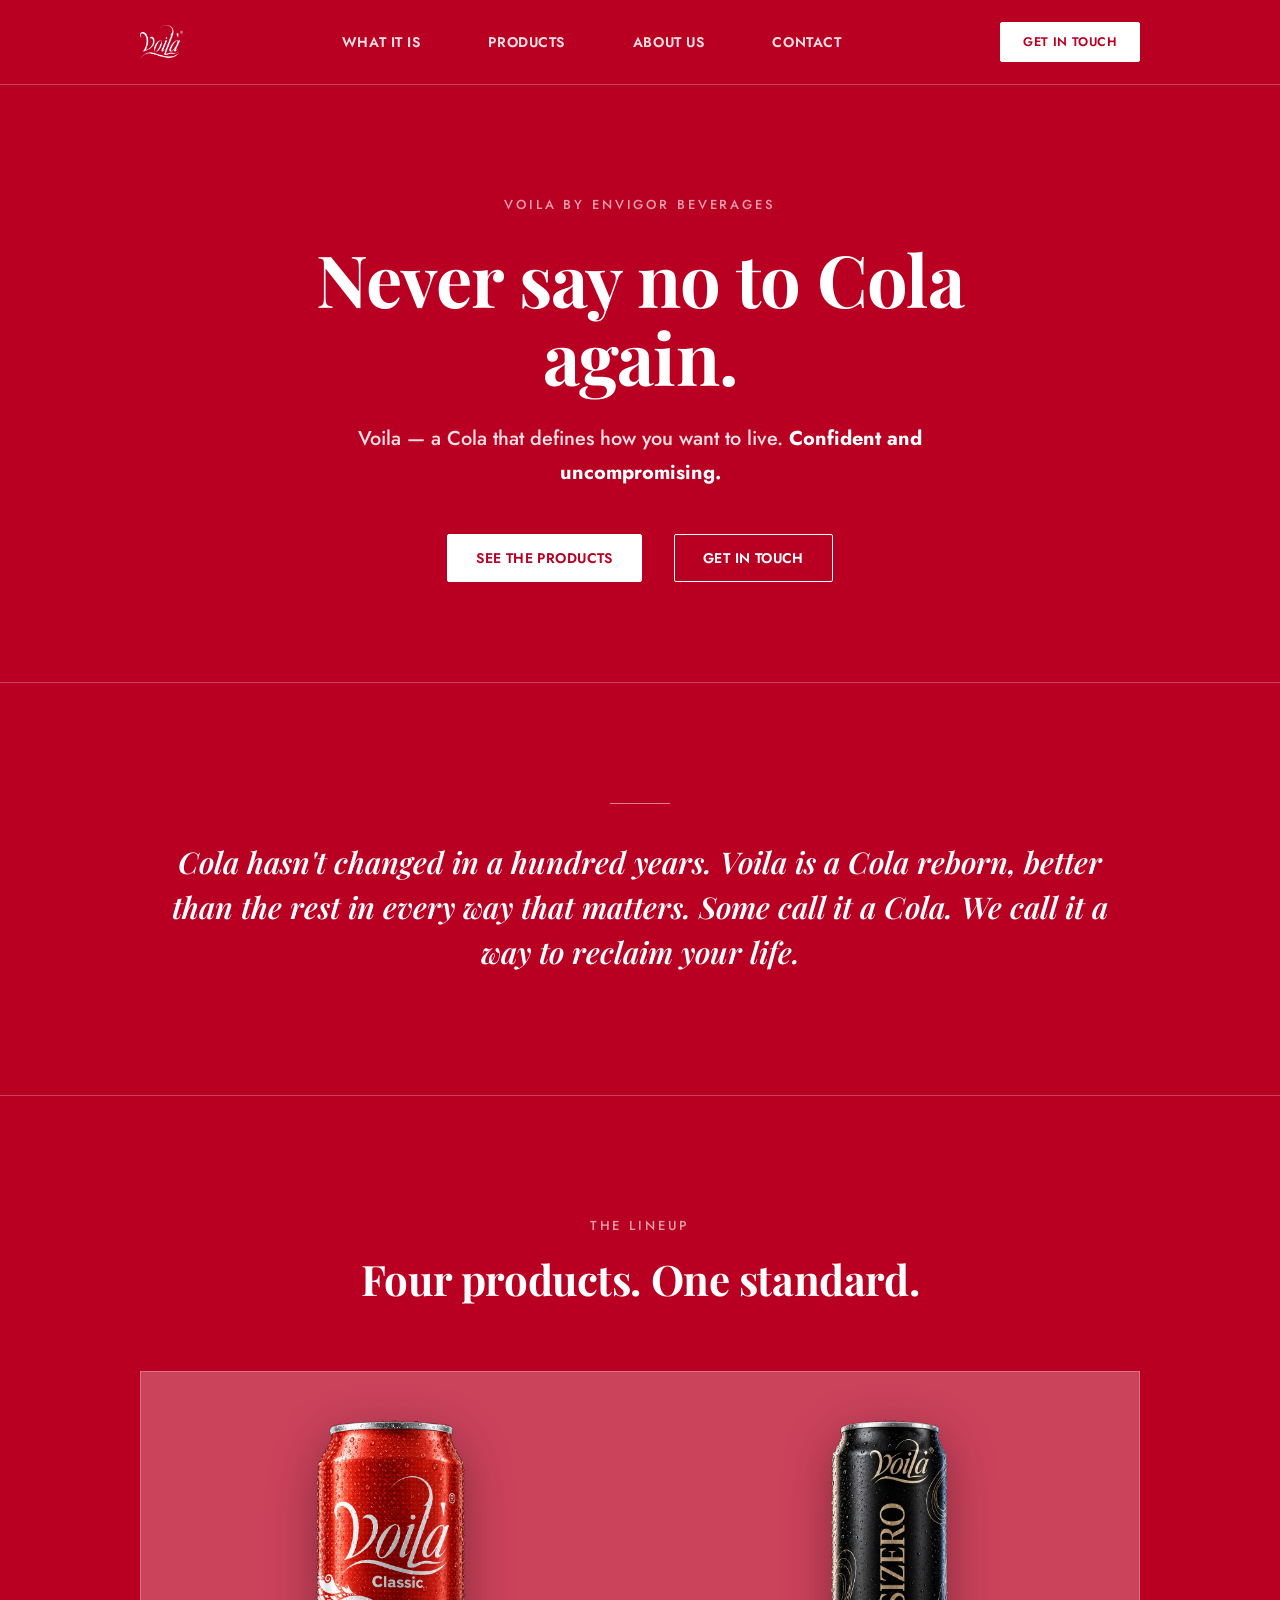
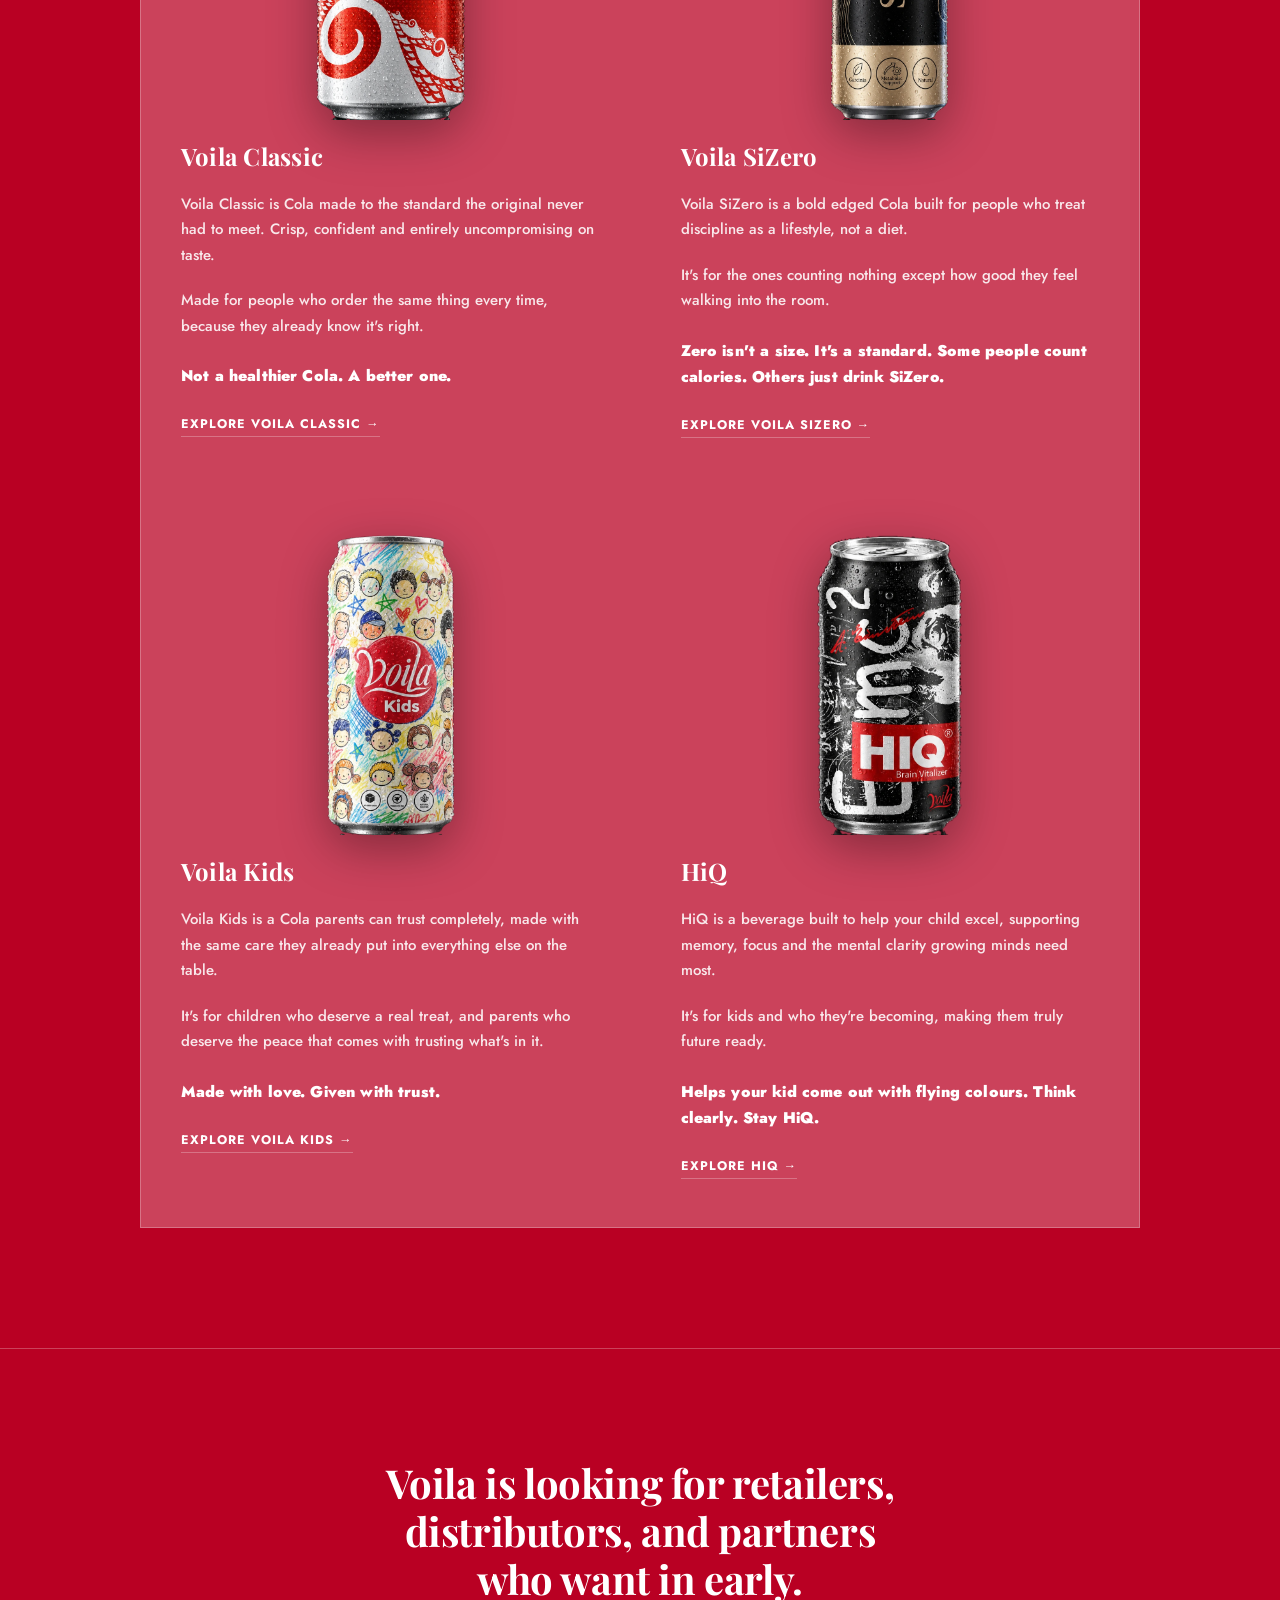
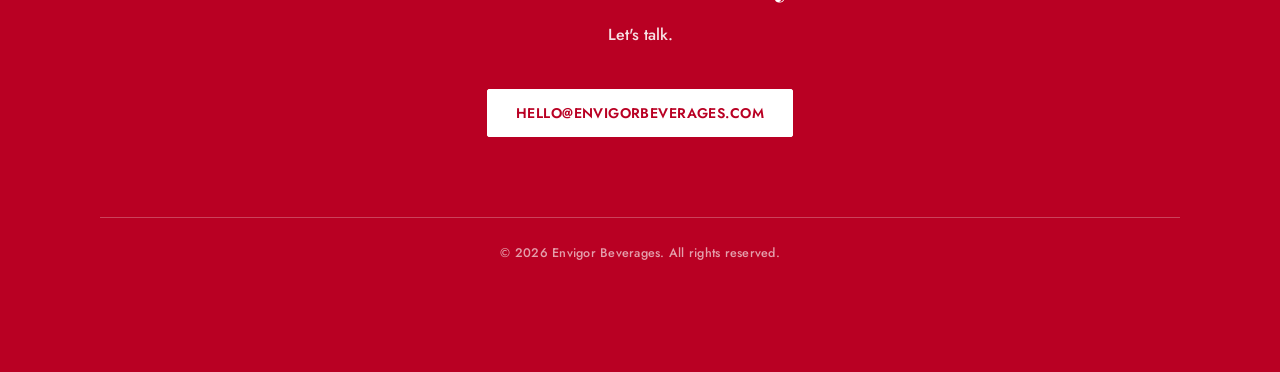
<file: index.html>
<!DOCTYPE html>
<html lang="en">
<head>
<meta charset="UTF-8">
<meta name="viewport" content="width=device-width, initial-scale=1.0">
<title>Voila — Never Say No to Cola Again</title>
<meta name="description" content="Voila by Envigor Beverages. A Cola that defines how you want to live. Confident and uncompromising.">
<link rel="icon" type="image/png" href="[data-uri]">

<meta property="og:type" content="website">
<meta property="og:url" content="https://envigorbeverages.com/">
<meta property="og:title" content="Voila — Never Say No to Cola Again">
<meta property="og:description" content="Voila by Envigor Beverages. A Cola that defines how you want to live. Confident and uncompromising.">
<meta property="og:image" content="https://envigorbeverages.com/og-image.png">
<meta property="og:image:width" content="1200">
<meta property="og:image:height" content="630">

<meta name="twitter:card" content="summary_large_image">
<meta name="twitter:title" content="Voila — Never Say No to Cola Again">
<meta name="twitter:description" content="Voila by Envigor Beverages. A Cola that defines how you want to live. Confident and uncompromising.">
<meta name="twitter:image" content="https://envigorbeverages.com/og-image.png">

<link rel="preconnect" href="https://fonts.googleapis.com">
<link href="https://fonts.googleapis.com/css2?family=Playfair+Display:ital,wght@0,600;0,700;0,800;1,600;1,700&family=Jost:wght@400;500;600;700;800;900&display=swap" rel="stylesheet">
<style>
  :root{
    --red:#B90023;
    --red-deep:#9E001E;
    --red-panel:#AD001F;
    --white:#FFFFFF;
    --muted:rgba(255,255,255,0.88);
    --faint:rgba(255,255,255,0.62);
    --hairline:rgba(255,255,255,0.26);
    color-scheme: dark;
  }
  *{box-sizing:border-box;}
  html{scroll-behavior:smooth;}
  body{
    margin:0; background:var(--red); color:var(--white);
    font-family:'Jost', -apple-system, BlinkMacSystemFont, 'Segoe UI', sans-serif;
    font-weight:500;
    -webkit-font-smoothing:antialiased;
  }
  h1,h2,h3,.display{
    font-family:'Playfair Display', Georgia, 'Times New Roman', serif;
    font-weight:700; margin:0; letter-spacing:-0.01em; color:var(--white);
  }
  p{ line-height:1.7; color:var(--muted); margin:0; font-weight:500; }
  a{ color:inherit; }
  img{ max-width:100%; display:block; }
  .wrap{ max-width:1080px; margin:0 auto; padding:0 40px; }
  @media (max-width:640px){ .wrap{ padding:0 22px; } }

  /* ---------- NAV ---------- */
  header.nav{ position:sticky; top:0; z-index:50; border-bottom:1px solid var(--hairline); background:var(--red); }
  .nav-inner{ display:flex; align-items:center; justify-content:space-between; padding:22px 40px; max-width:1080px; margin:0 auto; }
  @media (max-width:640px){ .nav-inner{ padding:18px 22px; } }
  .logo{ font-family:'Playfair Display', serif; font-weight:700; font-size:24px; letter-spacing:0.02em; }
  .logo-img{ height:34px; width:auto; display:block; }
  @media (max-width:640px){ .logo-img{ height:28px; } }
  nav.links{ display:flex; gap:34px; font-size:14px; letter-spacing:0.04em; text-transform:uppercase; font-weight:600; }
  nav.links a{ text-decoration:none; color:var(--muted); margin-left:34px; }
  nav.links a:first-child{ margin-left:0; }
  nav.links a:hover{ color:var(--white); }
  @media (max-width:720px){
    .nav-inner{ flex-wrap:wrap; row-gap:14px; }
    nav.links{ display:flex; gap:22px; font-size:12px; order:3; width:100%; justify-content:center; }
  }
  .btn{
    display:inline-flex; align-items:center; justify-content:center;
    font-weight:600; font-size:14px; letter-spacing:0.03em; text-transform:uppercase;
    padding:13px 28px; border-radius:2px; text-decoration:none;
    border:1px solid var(--white);
  }
  .btn.solid{ background:var(--white); color:var(--red); }
  .btn.outline{ background:transparent; color:var(--white); }

  section{ padding:120px 0; }
  @media (max-width:640px){ section{ padding:72px 0; } }
  .divider{ border:none; border-top:1px solid var(--hairline); margin:0; }

  /* ---------- HERO ---------- */
  .hero{ padding-top:110px; padding-bottom:100px; text-align:center; }
  @media (max-width:640px){ .hero{ padding-top:64px; padding-bottom:60px; } }
  .hero .kicker{ font-size:13px; letter-spacing:0.22em; text-transform:uppercase; color:var(--faint); margin-bottom:26px; display:block; }
  .hero h1{ font-size:clamp(38px,6vw,72px); line-height:1.08; max-width:16ch; margin:0 auto; }
  .hero .sub{ margin-top:26px; font-size:clamp(17px,2vw,20px); color:var(--muted); max-width:46ch; margin-left:auto; margin-right:auto; font-family:'Jost',sans-serif; }
  .hero .sub b{ color:var(--white); font-weight:700; }
  .cta-row{ display:flex; gap:16px; justify-content:center; margin-top:44px; flex-wrap:wrap; }
  .cta-row a{ margin-left:8px; margin-right:8px; }

  /* ---------- WHY ---------- */
  .why{ text-align:center; }
  .why blockquote{
    margin:0 auto; max-width:52ch;
    font-family:'Playfair Display', serif; font-style:italic; font-weight:600;
    font-size:clamp(22px,3vw,30px); line-height:1.5; color:var(--white);
  }
  .why .rule{ width:60px; height:1px; background:var(--white); opacity:0.5; margin:0 auto 36px; }

  /* ---------- PRODUCTS ---------- */
  .section-head{ text-align:center; max-width:56ch; margin:0 auto 64px; }
  .section-head .kicker{ font-size:13px; letter-spacing:0.22em; text-transform:uppercase; color:var(--faint); display:block; margin-bottom:16px; }
  .section-head h2{ font-size:clamp(30px,4vw,42px); }
  .prod-grid{ display:grid; grid-template-columns:repeat(2,1fr); gap:1px; background:var(--hairline); border:1px solid var(--hairline); }
  @media (max-width:760px){ .prod-grid{ grid-template-columns:1fr; } }
  .prod-card{ background:transparent; padding:48px 40px; display:flex; flex-direction:column; align-items:flex-start; gap:20px; }
  @media (max-width:640px){ .prod-card{ padding:36px 26px; } }
  .prod-icon{ width:46px; height:46px; opacity:0.9; }
  .prod-card h3{ font-size:24px; letter-spacing:0.01em; }
  .prod-card p{ font-size:15px; }
  .prod-card p.tag{ color:var(--white); font-style:normal; font-family:'Jost',sans-serif; font-weight:900; font-size:15.5px; letter-spacing:0.01em; margin-top:4px; }
  .placeholder-note{ font-size:11.5px; letter-spacing:0.05em; text-transform:uppercase; color:var(--faint); margin-top:6px; }

  
  /* ---------- PRODUCT LINKS ---------- */
  .can-link{ display:block; align-self:center; }
  .prod-can{ height:300px; width:auto; filter:drop-shadow(0 14px 24px rgba(0,0,0,.35)); transition:transform .35s ease; }
  .can-link:hover .prod-can{ transform:translateY(-6px) scale(1.03); }
  .prod-card h3 a{ text-decoration:none; color:inherit; }
  .more{ font-size:12.5px; font-weight:700; letter-spacing:.08em; text-transform:uppercase; text-decoration:none; color:var(--white); border-bottom:1px solid var(--hairline); padding-bottom:3px; margin-top:6px; }
  .more:hover{ border-bottom-color:var(--white); }

  /* ---------- FOOTER ---------- */
  footer{ text-align:center; border-top:1px solid var(--hairline); }
  footer h2{ font-size:clamp(28px,4vw,40px); max-width:20ch; margin:0 auto; line-height:1.2; }
  footer p{ margin-top:18px; font-size:16px; }
  footer .cta-row{ margin-top:40px; }
  .foot-bottom{ margin-top:80px; padding-top:26px; border-top:1px solid var(--hairline); font-size:12.5px; color:var(--faint); letter-spacing:0.02em; }

  /* ---------- CARBONATION ---------- */
  .carbonation{ position:fixed; inset:0; overflow:hidden; pointer-events:none; z-index:1; will-change:transform; }
  .bubble{
    position:absolute; bottom:-40px; border-radius:50%;
    background:radial-gradient(circle at 30% 25%, rgba(255,255,255,0.95) 0%, rgba(255,255,255,0.25) 30%, rgba(255,255,255,0.04) 55%, rgba(255,255,255,0) 72%);
    border:1px solid rgba(255,255,255,0.55);
    animation-name:rise; animation-timing-function:linear; animation-iteration-count:infinite;
  }
  @keyframes rise{
    0%{ transform:translateY(0) translateX(0) scale(0.85); opacity:0; }
    10%{ opacity:0.9; }
    50%{ transform:translateY(-55vh) translateX(2px) scale(1); opacity:0.75; }
    90%{ opacity:0.55; }
    100%{ transform:translateY(-115vh) translateX(-1px) scale(1.05); opacity:0; }
  }
  header.nav, section, footer{ position:relative; z-index:2; }
  @media (prefers-reduced-motion: reduce){
    .bubble{ animation:none; display:none; }
  }
</style>
<link rel="canonical" href="https://envigorbeverages.com/">
<script type="application/ld+json">{"@context":"https://schema.org","@type":"Organization","name":"Envigor Beverages","url":"https://envigorbeverages.com/","logo":"https://envigorbeverages.com/og-image.png","email":"hello@envigorbeverages.com","brand":{"@type":"Brand","name":"Voila"}}</script>
</head>
<body>

<div class="carbonation" id="carbonation" aria-hidden="true"></div>

<header class="nav">
  <div class="nav-inner">
    <div class="logo"><img src="[data-uri]" alt="Voila" class="logo-img"></div>
    <nav class="links">
      <a href="#why">What it is</a>
      <a href="#products">Products</a>
      <a href="about.html">About Us</a>
      <a href="#contact">Contact</a>
    </nav>
    <a class="btn solid" href="#contact" style="padding:10px 22px; font-size:12.5px;">Get in touch</a>
  </div>
</header>

<section class="hero">
  <div class="wrap">
    <span class="kicker">Voila by Envigor Beverages</span>
    <h1>Never say no to Cola again.</h1>
    <p class="sub">Voila &mdash; a Cola that defines how you want to live. <b>Confident and uncompromising.</b></p>
    <div class="cta-row">
      <a class="btn solid" href="#products">See the products</a>
      <a class="btn outline" href="#contact">Get in touch</a>
    </div>
  </div>
</section>

<hr class="divider">

<section class="why" id="why">
  <div class="wrap">
    <div class="rule"></div>
    <blockquote>Cola hasn't changed in a hundred years. Voila is a Cola reborn, better than the rest in every way that matters. Some call it a Cola. We call it a way to reclaim your life.</blockquote>
  </div>
</section>

<hr class="divider">

<section id="products">
  <div class="wrap">
    <div class="section-head">
      <span class="kicker">The lineup</span>
      <h2>Four products. One standard.</h2>
    </div>
    <div class="prod-grid">

      <div class="prod-card">
        <a class="can-link" href="classic.html"><img class="prod-can" src="images/can-classic.webp" alt="Voila Classic can"></a>
        <h3><a href="classic.html">Voila Classic</a></h3>
        <p>Voila Classic is Cola made to the standard the original never had to meet. Crisp, confident and entirely uncompromising on taste.</p>
        <p>Made for people who order the same thing every time, because they already know it's right.</p>
        <p class="tag">Not a healthier Cola. A better one.</p>
        <a class="more" href="classic.html">Explore Voila Classic &rarr;</a>
      </div>

      <div class="prod-card">
        <a class="can-link" href="sizero.html"><img class="prod-can" src="images/can-sizero.webp" alt="Voila SiZero can"></a>
        <h3><a href="sizero.html">Voila SiZero</a></h3>
        <p>Voila SiZero is a bold edged Cola built for people who treat discipline as a lifestyle, not a diet.</p>
        <p>It's for the ones counting nothing except how good they feel walking into the room.</p>
        <p class="tag">Zero isn't a size. It's a standard. Some people count calories. Others just drink SiZero.</p>
        <a class="more" href="sizero.html">Explore Voila SiZero &rarr;</a>
      </div>

      <div class="prod-card">
        <a class="can-link" href="kids.html"><img class="prod-can" src="images/can-kids.webp" alt="Voila Kids can"></a>
        <h3><a href="kids.html">Voila Kids</a></h3>
        <p>Voila Kids is a Cola parents can trust completely, made with the same care they already put into everything else on the table.</p>
        <p>It's for children who deserve a real treat, and parents who deserve the peace that comes with trusting what's in it.</p>
        <p class="tag">Made with love. Given with trust.</p>
        <a class="more" href="kids.html">Explore Voila Kids &rarr;</a>
      </div>

      <div class="prod-card">
        <a class="can-link" href="hiq.html"><img class="prod-can" src="images/can-hiq.webp" alt="HiQ can"></a>
        <h3><a href="hiq.html">HiQ</a></h3>
        <p>HiQ is a beverage built to help your child excel, supporting memory, focus and the mental clarity growing minds need most.</p>
        <p>It's for kids and who they're becoming, making them truly future ready.</p>
        <p class="tag">Helps your kid come out with flying colours. Think clearly. Stay HiQ.</p>
        <a class="more" href="hiq.html">Explore HiQ &rarr;</a>
      </div>

    </div>
  </div>
</section>

<footer id="contact">
  <div class="wrap" style="padding:110px 0;">
    <h2>Voila is looking for retailers, distributors, and partners who want in early.</h2>
    <p>Let's talk.</p>
    <div class="cta-row">
      <a class="btn solid" href="mailto:hello@envigorbeverages.com">hello@envigorbeverages.com</a>
    </div>
    <div class="foot-bottom">&copy; 2026 Envigor Beverages. All rights reserved.</div>
  </div>
</footer>

<script>
  (function(){
    var layer = document.getElementById('carbonation');
    if(!layer) return;
    var isMobile = window.innerWidth < 640;
    var streamCount = isMobile ? 14 : 26;
    var bubblesPerStream = isMobile ? 12 : 16;
    for(var s=0; s<streamCount; s++){
      var streamLeft = (Math.random()*100);
      var streamStagger = Math.random()*2;
      for(var i=0;i<bubblesPerStream;i++){
        var b = document.createElement('div');
        b.className = 'bubble';
        var size = (Math.random()*5 + 2.5).toFixed(1);
        var jitter = (Math.random()*3 - 1.5).toFixed(1);
        var duration = (Math.random()*3 + 5).toFixed(1);
        var delay = (-(i*streamStagger) - Math.random()*2).toFixed(1);
        b.style.width = size + 'px';
        b.style.height = size + 'px';
        b.style.left = 'calc(' + streamLeft.toFixed(1) + '% + ' + jitter + 'px)';
        b.style.animationDuration = duration + 's';
        b.style.animationDelay = delay + 's';
        layer.appendChild(b);
      }
    }
    // a few larger bubbles scattered in for variety, matching the reference photo
    var bigCount = isMobile ? 8 : 16;
    for(var j=0;j<bigCount;j++){
      var bb = document.createElement('div');
      bb.className = 'bubble';
      var bsize = (Math.random()*10 + 9).toFixed(1);
      bb.style.width = bsize + 'px';
      bb.style.height = bsize + 'px';
      bb.style.left = (Math.random()*100).toFixed(1) + '%';
      bb.style.animationDuration = (Math.random()*4 + 8).toFixed(1) + 's';
      bb.style.animationDelay = (Math.random()*-10).toFixed(1) + 's';
      layer.appendChild(bb);
    }
    var ticking = false;
    window.addEventListener('scroll', function(){
      if(!ticking){
        window.requestAnimationFrame(function(){
          var shift = window.scrollY * 0.06;
          layer.style.transform = 'translateY(' + (-shift) + 'px)';
          ticking = false;
        });
        ticking = true;
      }
    }, { passive:true });
  })();
</script>

</body>
</html>
</file>
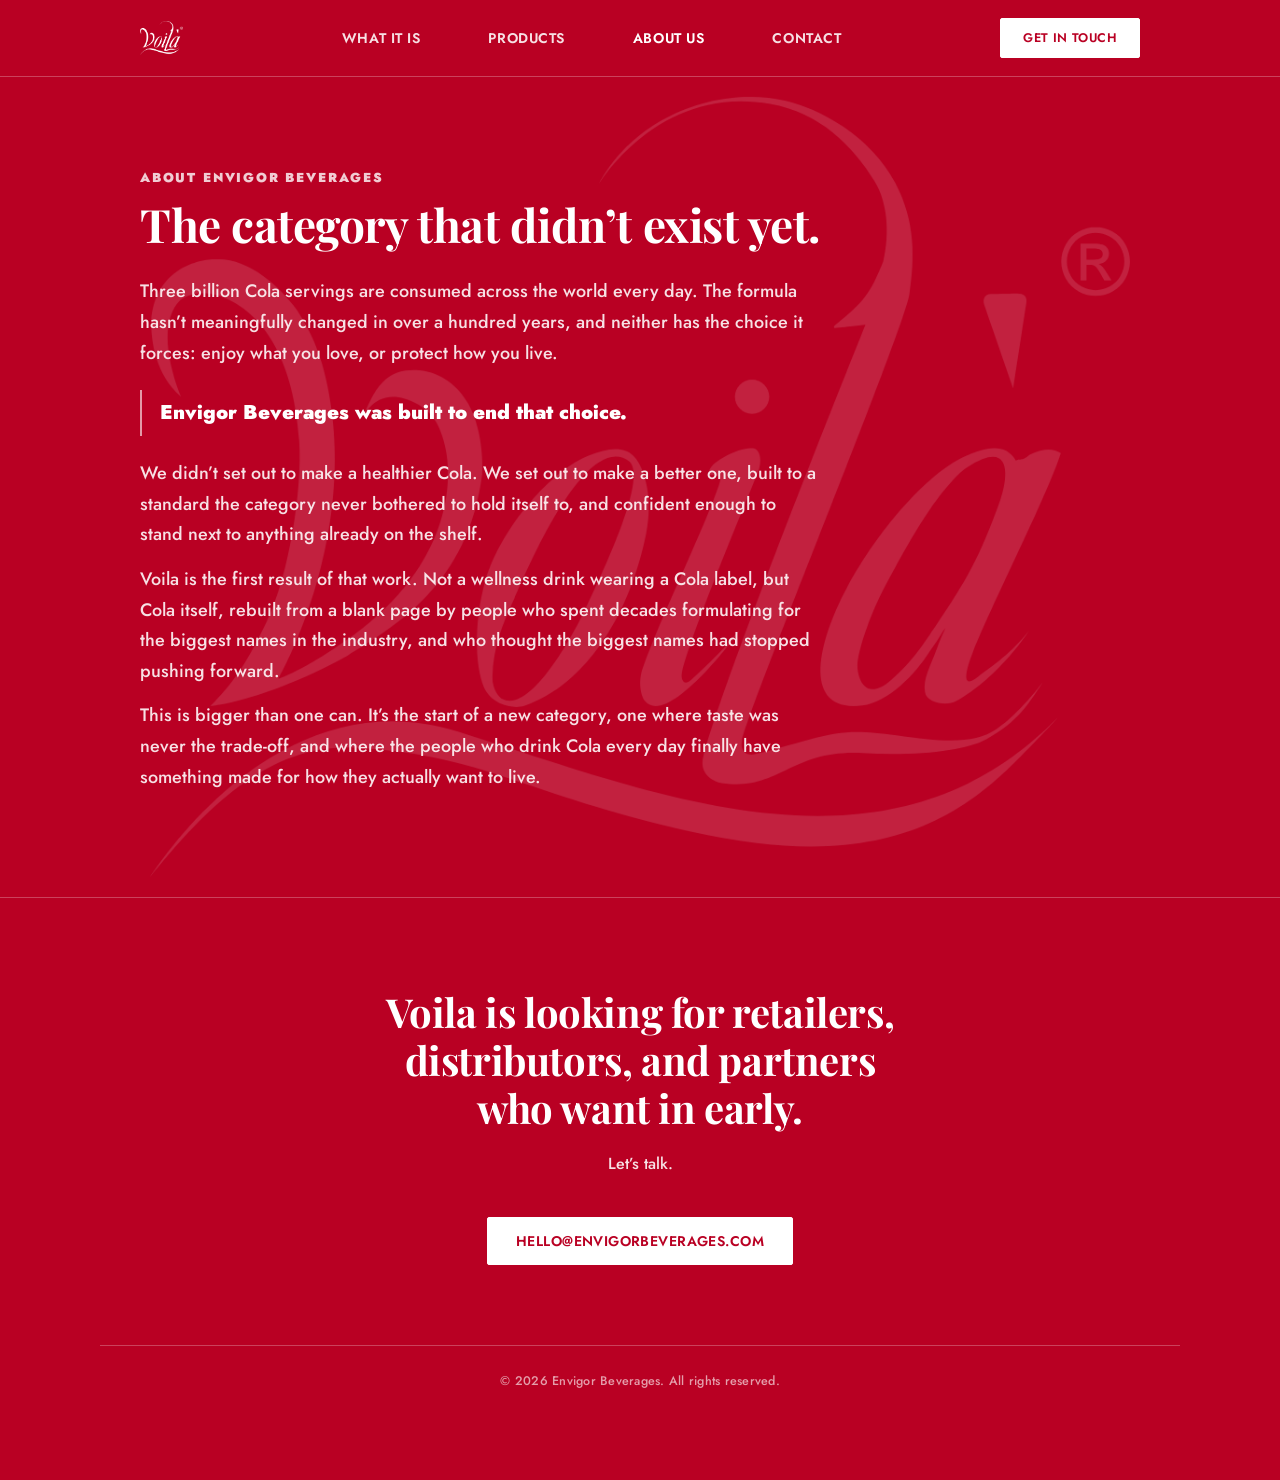
<file: about.html>
<!DOCTYPE html>
<html lang="en"><head><meta charset="UTF-8"><meta name="viewport" content="width=device-width,initial-scale=1.0">
<title>About Us | Voila</title>
<meta name="description" content="The category that didn't exist yet. Envigor Beverages was built to end the choice between enjoying what you love and protecting how you live.">
<link rel="icon" type="image/png" href="favicon.png">
<meta property="og:type" content="website"><meta property="og:title" content="About Us | Voila"><meta property="og:description" content="The category that didn't exist yet. Envigor Beverages was built to end the choice between enjoying what you love and protecting how you live.">
<meta property="og:image" content="https://envigorbeverages.com/og-image.png"><meta name="twitter:card" content="summary_large_image">
<link rel="preconnect" href="https://fonts.googleapis.com">
<link href="https://fonts.googleapis.com/css2?family=Playfair+Display:ital,wght@0,600;0,700;0,800;1,600;1,700&family=Jost:wght@400;500;600;700;800;900&display=swap" rel="stylesheet">
<link rel="canonical" href="https://envigorbeverages.com/about.html">
<link rel="stylesheet" href="site.css"></head><body>
<header class="nav"><div class="nav-inner">
<a href="index.html" class="logo"><img src="images/logo-white.png" alt="Voila" class="logo-img"></a>
<nav class="links"><a href="index.html#why">What it is</a><a href="index.html#products">Products</a><a href="about.html" class="on">About Us</a><a href="index.html#contact">Contact</a></nav>
<a class="btn solid" href="index.html#contact" style="padding:10px 22px;font-size:12.5px">Get in touch</a>
</div></header>
<section class="about"><img class="wm" src="images/logo-white.png" alt=""><div class="wrap"><div class="plain">
<div class="kicker">About Envigor Beverages</div><h1>The category that didn&rsquo;t exist yet.</h1>
<p>Three billion Cola servings are consumed across the world every day. The formula hasn&rsquo;t meaningfully changed in over a hundred years, and neither has the choice it forces: enjoy what you love, or protect how you live.</p>
<p class="tag">Envigor Beverages was built to end that choice.</p>
<p>We didn&rsquo;t set out to make a healthier Cola. We set out to make a better one, built to a standard the category never bothered to hold itself to, and confident enough to stand next to anything already on the shelf.</p>
<p>Voila is the first result of that work. Not a wellness drink wearing a Cola label, but Cola itself, rebuilt from a blank page by people who spent decades formulating for the biggest names in the industry, and who thought the biggest names had stopped pushing forward.</p>
<p>This is bigger than one can. It&rsquo;s the start of a new category, one where taste was never the trade-off, and where the people who drink Cola every day finally have something made for how they actually want to live.</p>
</div></div></section>
<footer id="contact"><div class="wrap" style="padding:90px 0">
<h2>Voila is looking for retailers, distributors, and partners who want in early.</h2>
<p>Let&rsquo;s talk.</p>
<div class="cta-row"><a class="btn solid" href="mailto:hello@envigorbeverages.com">hello@envigorbeverages.com</a></div>
<div class="foot-bottom">&copy; 2026 Envigor Beverages. All rights reserved.</div>
</div></footer>
</body></html>
</file>
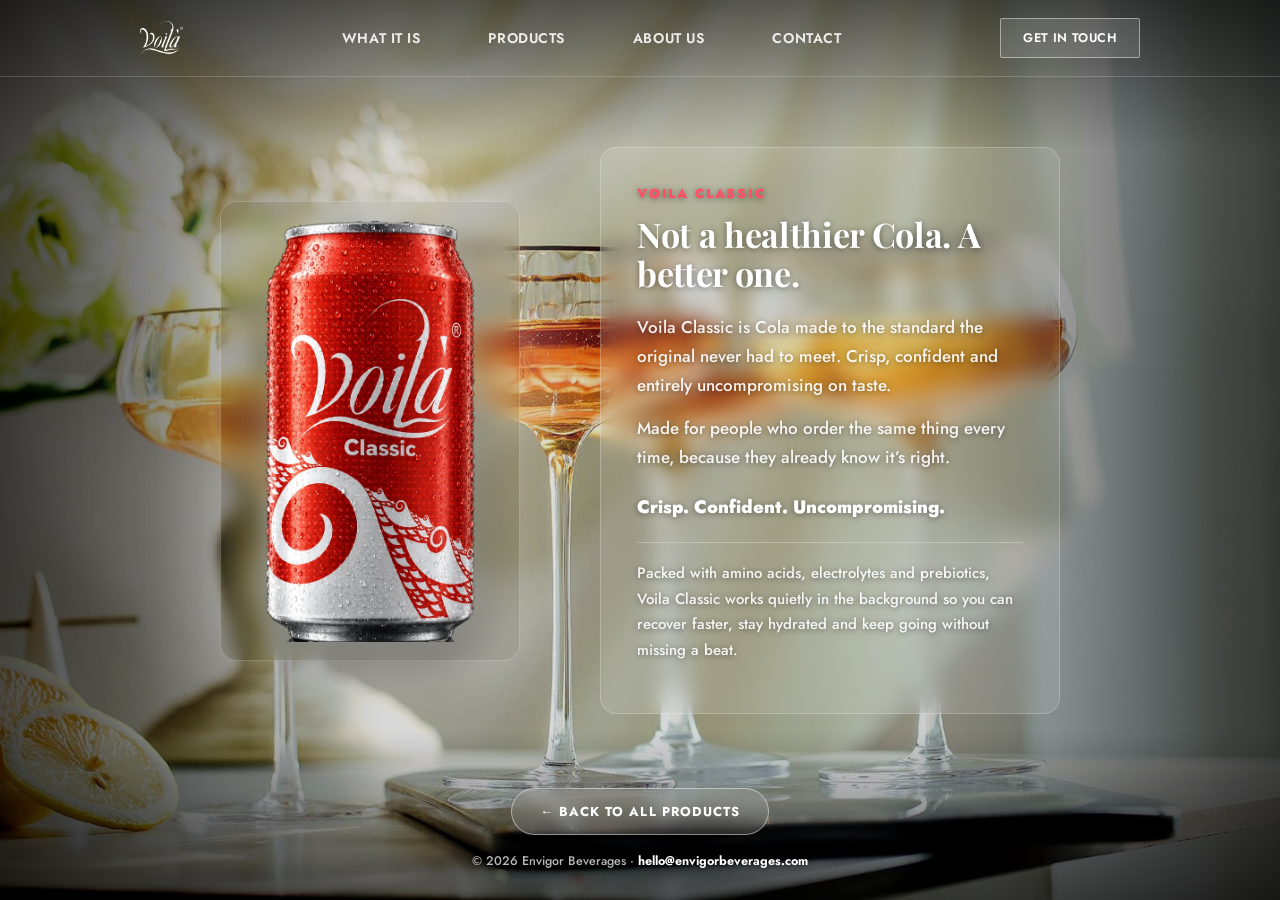
<file: classic.html>
<!DOCTYPE html>
<html lang="en"><head><meta charset="UTF-8"><meta name="viewport" content="width=device-width,initial-scale=1.0">
<title>Voila Classic | Voila</title>
<meta name="description" content="Voila Classic is Cola made to the standard the original never had to meet. Crisp, confident and entirely uncompromising on taste.">
<link rel="icon" type="image/png" href="favicon.png">
<meta property="og:type" content="website"><meta property="og:title" content="Voila Classic | Voila"><meta property="og:description" content="Voila Classic is Cola made to the standard the original never had to meet. Crisp, confident and entirely uncompromising on taste.">
<meta property="og:image" content="https://envigorbeverages.com/og-image.png"><meta name="twitter:card" content="summary_large_image">
<link rel="preconnect" href="https://fonts.googleapis.com">
<link href="https://fonts.googleapis.com/css2?family=Playfair+Display:ital,wght@0,600;0,700;0,800;1,600;1,700&family=Jost:wght@400;500;600;700;800;900&display=swap" rel="stylesheet">
<link rel="canonical" href="https://envigorbeverages.com/classic.html">
<link rel="stylesheet" href="site.css"></head><body class="product">
<div class="scene" style="background-image:url('images/bg-classic.jpg')">
<header class="nav"><div class="nav-inner">
<a href="index.html" class="logo"><img src="images/logo-white.png" alt="Voila" class="logo-img"></a>
<nav class="links"><a href="index.html#why">What it is</a><a href="index.html#products">Products</a><a href="about.html">About Us</a><a href="index.html#contact">Contact</a></nav>
<a class="btn glass" href="index.html#contact" style="padding:10px 22px;font-size:12.5px">Get in touch</a>
</div></header>
<section class="stage">
<div class="can-slot"><img src="images/can-classic.webp" alt="Voila Classic can"></div>
<div class="panel"><div class="kicker">Voila Classic</div><h1>Not a healthier Cola. A better one.</h1><p>Voila Classic is Cola made to the standard the original never had to meet. Crisp, confident and entirely uncompromising on taste.</p><p>Made for people who order the same thing every time, because they already know it&rsquo;s right.</p><p class="tag">Crisp. Confident. Uncompromising.</p><p class="ing">Packed with amino acids, electrolytes and prebiotics, Voila Classic works quietly in the background so you can recover faster, stay hydrated and keep going without missing a beat.</p></div>
</section>
<div class="scene-foot"><a class="back-btn" href="index.html#products">&larr; Back to all products</a>
<p>&copy; 2026 Envigor Beverages &middot; <a href="mailto:hello@envigorbeverages.com">hello@envigorbeverages.com</a></p></div>
</div>
</body></html>
</file>
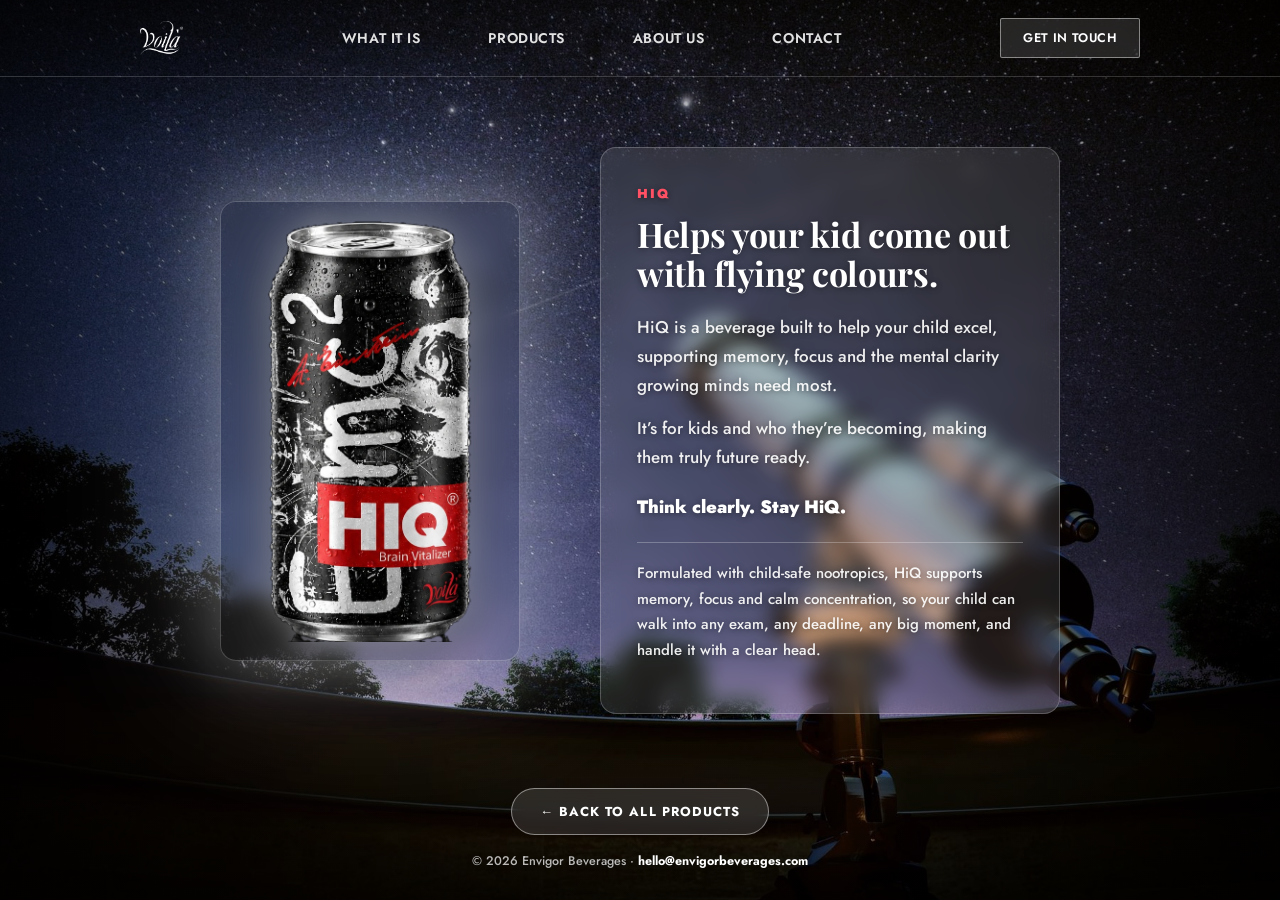
<file: hiq.html>
<!DOCTYPE html>
<html lang="en"><head><meta charset="UTF-8"><meta name="viewport" content="width=device-width,initial-scale=1.0">
<title>HiQ | Voila</title>
<meta name="description" content="HiQ is a beverage built to help your child excel, supporting memory, focus and the mental clarity growing minds need most.">
<link rel="icon" type="image/png" href="favicon.png">
<meta property="og:type" content="website"><meta property="og:title" content="HiQ | Voila"><meta property="og:description" content="HiQ is a beverage built to help your child excel, supporting memory, focus and the mental clarity growing minds need most.">
<meta property="og:image" content="https://envigorbeverages.com/og-image.png"><meta name="twitter:card" content="summary_large_image">
<link rel="preconnect" href="https://fonts.googleapis.com">
<link href="https://fonts.googleapis.com/css2?family=Playfair+Display:ital,wght@0,600;0,700;0,800;1,600;1,700&family=Jost:wght@400;500;600;700;800;900&display=swap" rel="stylesheet">
<link rel="canonical" href="https://envigorbeverages.com/hiq.html">
<link rel="stylesheet" href="site.css"></head><body class="product">
<div class="scene" style="background-image:url('images/bg-hiq.jpg')">
<header class="nav"><div class="nav-inner">
<a href="index.html" class="logo"><img src="images/logo-white.png" alt="Voila" class="logo-img"></a>
<nav class="links"><a href="index.html#why">What it is</a><a href="index.html#products">Products</a><a href="about.html">About Us</a><a href="index.html#contact">Contact</a></nav>
<a class="btn glass" href="index.html#contact" style="padding:10px 22px;font-size:12.5px">Get in touch</a>
</div></header>
<section class="stage">
<div class="can-slot"><img src="images/can-hiq.webp" alt="HiQ can"></div>
<div class="panel"><div class="kicker">HiQ</div><h1>Helps your kid come out with flying colours.</h1><p>HiQ is a beverage built to help your child excel, supporting memory, focus and the mental clarity growing minds need most.</p><p>It&rsquo;s for kids and who they&rsquo;re becoming, making them truly future ready.</p><p class="tag">Think clearly. Stay HiQ.</p><p class="ing">Formulated with child-safe nootropics, HiQ supports memory, focus and calm concentration, so your child can walk into any exam, any deadline, any big moment, and handle it with a clear head.</p></div>
</section>
<div class="scene-foot"><a class="back-btn" href="index.html#products">&larr; Back to all products</a>
<p>&copy; 2026 Envigor Beverages &middot; <a href="mailto:hello@envigorbeverages.com">hello@envigorbeverages.com</a></p></div>
</div>
</body></html>
</file>
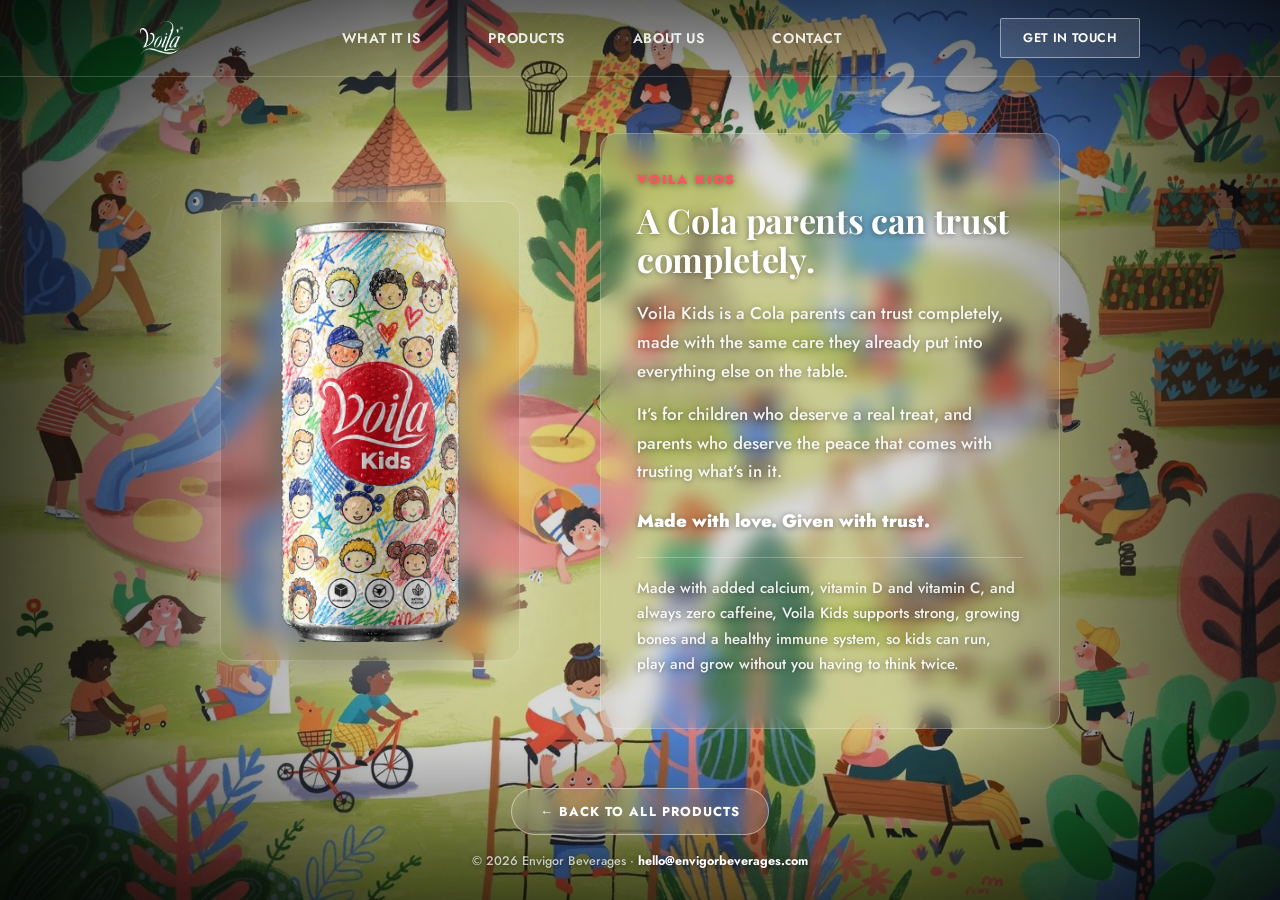
<file: kids.html>
<!DOCTYPE html>
<html lang="en"><head><meta charset="UTF-8"><meta name="viewport" content="width=device-width,initial-scale=1.0">
<title>Voila Kids | Voila</title>
<meta name="description" content="Voila Kids is a Cola parents can trust completely, made with the same care they already put into everything else on the table.">
<link rel="icon" type="image/png" href="favicon.png">
<meta property="og:type" content="website"><meta property="og:title" content="Voila Kids | Voila"><meta property="og:description" content="Voila Kids is a Cola parents can trust completely, made with the same care they already put into everything else on the table.">
<meta property="og:image" content="https://envigorbeverages.com/og-image.png"><meta name="twitter:card" content="summary_large_image">
<link rel="preconnect" href="https://fonts.googleapis.com">
<link href="https://fonts.googleapis.com/css2?family=Playfair+Display:ital,wght@0,600;0,700;0,800;1,600;1,700&family=Jost:wght@400;500;600;700;800;900&display=swap" rel="stylesheet">
<link rel="canonical" href="https://envigorbeverages.com/kids.html">
<link rel="stylesheet" href="site.css"></head><body class="product">
<div class="scene" style="background-image:url('images/bg-kids.jpg')">
<header class="nav"><div class="nav-inner">
<a href="index.html" class="logo"><img src="images/logo-white.png" alt="Voila" class="logo-img"></a>
<nav class="links"><a href="index.html#why">What it is</a><a href="index.html#products">Products</a><a href="about.html">About Us</a><a href="index.html#contact">Contact</a></nav>
<a class="btn glass" href="index.html#contact" style="padding:10px 22px;font-size:12.5px">Get in touch</a>
</div></header>
<section class="stage">
<div class="can-slot"><img src="images/can-kids.webp" alt="Voila Kids can"></div>
<div class="panel"><div class="kicker">Voila Kids</div><h1>A Cola parents can trust completely.</h1><p>Voila Kids is a Cola parents can trust completely, made with the same care they already put into everything else on the table.</p><p>It&rsquo;s for children who deserve a real treat, and parents who deserve the peace that comes with trusting what&rsquo;s in it.</p><p class="tag">Made with love. Given with trust.</p><p class="ing">Made with added calcium, vitamin D and vitamin C, and always zero caffeine, Voila Kids supports strong, growing bones and a healthy immune system, so kids can run, play and grow without you having to think twice.</p></div>
</section>
<div class="scene-foot"><a class="back-btn" href="index.html#products">&larr; Back to all products</a>
<p>&copy; 2026 Envigor Beverages &middot; <a href="mailto:hello@envigorbeverages.com">hello@envigorbeverages.com</a></p></div>
</div>
</body></html>
</file>
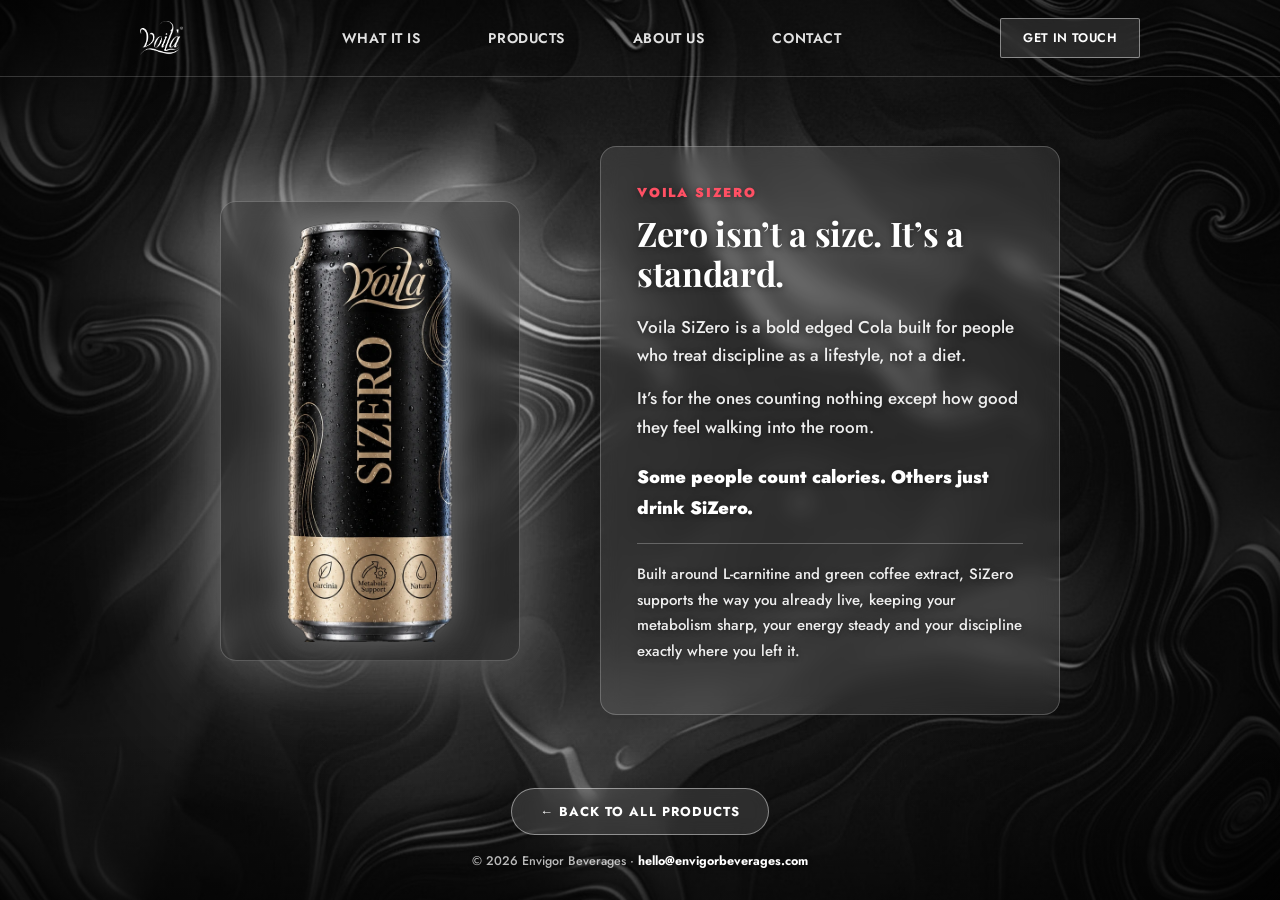
<file: sizero.html>
<!DOCTYPE html>
<html lang="en"><head><meta charset="UTF-8"><meta name="viewport" content="width=device-width,initial-scale=1.0">
<title>Voila SiZero | Voila</title>
<meta name="description" content="Voila SiZero is a bold edged Cola built for people who treat discipline as a lifestyle, not a diet.">
<link rel="icon" type="image/png" href="favicon.png">
<meta property="og:type" content="website"><meta property="og:title" content="Voila SiZero | Voila"><meta property="og:description" content="Voila SiZero is a bold edged Cola built for people who treat discipline as a lifestyle, not a diet.">
<meta property="og:image" content="https://envigorbeverages.com/og-image.png"><meta name="twitter:card" content="summary_large_image">
<link rel="preconnect" href="https://fonts.googleapis.com">
<link href="https://fonts.googleapis.com/css2?family=Playfair+Display:ital,wght@0,600;0,700;0,800;1,600;1,700&family=Jost:wght@400;500;600;700;800;900&display=swap" rel="stylesheet">
<link rel="canonical" href="https://envigorbeverages.com/sizero.html">
<link rel="stylesheet" href="site.css"></head><body class="product">
<div class="scene" style="background-image:url('images/bg-sizero.jpg')">
<header class="nav"><div class="nav-inner">
<a href="index.html" class="logo"><img src="images/logo-white.png" alt="Voila" class="logo-img"></a>
<nav class="links"><a href="index.html#why">What it is</a><a href="index.html#products">Products</a><a href="about.html">About Us</a><a href="index.html#contact">Contact</a></nav>
<a class="btn glass" href="index.html#contact" style="padding:10px 22px;font-size:12.5px">Get in touch</a>
</div></header>
<section class="stage">
<div class="can-slot"><img src="images/can-sizero.webp" alt="Voila SiZero can"></div>
<div class="panel"><div class="kicker">Voila SiZero</div><h1>Zero isn&rsquo;t a size. It&rsquo;s a standard.</h1><p>Voila SiZero is a bold edged Cola built for people who treat discipline as a lifestyle, not a diet.</p><p>It&rsquo;s for the ones counting nothing except how good they feel walking into the room.</p><p class="tag">Some people count calories. Others just drink SiZero.</p><p class="ing">Built around L-carnitine and green coffee extract, SiZero supports the way you already live, keeping your metabolism sharp, your energy steady and your discipline exactly where you left it.</p></div>
</section>
<div class="scene-foot"><a class="back-btn" href="index.html#products">&larr; Back to all products</a>
<p>&copy; 2026 Envigor Beverages &middot; <a href="mailto:hello@envigorbeverages.com">hello@envigorbeverages.com</a></p></div>
</div>
</body></html>
</file>
<file: site.css>
/* Voila shared styles for sub-pages */
:root{--red:#B90023;--white:#FFFFFF;--muted:rgba(255,255,255,0.88);--faint:rgba(255,255,255,0.62);--hairline:rgba(255,255,255,0.26);color-scheme:dark}
*{box-sizing:border-box}
html{scroll-behavior:smooth}
body{margin:0;background:var(--red);color:var(--white);font-family:'Jost',-apple-system,BlinkMacSystemFont,'Segoe UI',sans-serif;font-weight:500;-webkit-font-smoothing:antialiased}
h1,h2,h3{font-family:'Playfair Display',Georgia,'Times New Roman',serif;font-weight:700;margin:0;letter-spacing:-0.01em;color:var(--white)}
p{line-height:1.7;color:var(--muted);margin:0;font-weight:500}
a{color:inherit}
img{max-width:100%;display:block}
.wrap{max-width:1080px;margin:0 auto;padding:0 40px}
@media(max-width:640px){.wrap{padding:0 22px}}
header.nav{position:sticky;top:0;z-index:50;border-bottom:1px solid var(--hairline);background:var(--red)}
.nav-inner{display:flex;align-items:center;justify-content:space-between;padding:18px 40px;max-width:1080px;margin:0 auto}
@media(max-width:640px){.nav-inner{padding:18px 22px}}
.logo-img{height:34px;width:auto;display:block}
@media(max-width:640px){.logo-img{height:28px}}
nav.links{display:flex;gap:34px;font-size:14px;letter-spacing:.04em;text-transform:uppercase;font-weight:600}
nav.links a{text-decoration:none;color:var(--muted);margin-left:34px}
nav.links a:first-child{margin-left:0}
nav.links a:hover,nav.links a.on{color:var(--white)}
@media(max-width:720px){.nav-inner{flex-wrap:wrap;row-gap:14px}nav.links{gap:22px;font-size:12px;order:3;width:100%;justify-content:center}}
.btn{display:inline-flex;align-items:center;justify-content:center;font-weight:600;font-size:14px;letter-spacing:.03em;text-transform:uppercase;padding:13px 28px;border-radius:2px;text-decoration:none;border:1px solid var(--white)}
.btn.solid{background:var(--white);color:var(--red)}
.cta-row{display:flex;gap:16px;justify-content:center;margin-top:40px;flex-wrap:wrap}
/* product banner */
.banner{position:relative;min-height:860px;display:flex;align-items:center;justify-content:center;gap:80px;padding:60px 40px;background-size:cover;background-position:center;overflow:hidden;animation:drop .6s ease both}
@keyframes drop{from{opacity:0;transform:translateY(-28px)}to{opacity:1;transform:none}}
@media(prefers-reduced-motion:reduce){.banner{animation:none}}
.banner:before{content:"";position:absolute;top:0;right:0;bottom:0;left:0;background:linear-gradient(90deg,rgba(0,0,0,.72) 0%,rgba(0,0,0,.15) 30%,rgba(0,0,0,.15) 70%,rgba(0,0,0,.72) 100%)}
.can-slot,.panel{position:relative;z-index:2}
.can-slot{width:300px;height:460px;display:flex;align-items:center;justify-content:center;border:1px solid rgba(255,255,255,.22);border-radius:16px;background:rgba(255,255,255,.10);-webkit-backdrop-filter:blur(10px);backdrop-filter:blur(10px);box-shadow:0 0 70px 8px rgba(255,255,255,.30),0 0 160px 30px rgba(255,255,255,.14)}
.can-slot img{height:92%;max-width:90%;object-fit:contain;filter:drop-shadow(0 0 22px rgba(255,255,255,.45)) drop-shadow(0 14px 22px rgba(0,0,0,.5))}
.panel{max-width:460px;padding:36px;background:rgba(255,255,255,.10);-webkit-backdrop-filter:blur(10px);backdrop-filter:blur(10px);border:1px solid rgba(255,255,255,.22);border-radius:16px;text-shadow:0 1px 6px rgba(0,0,0,.45)}
.kicker{color:#ff5064;font-weight:900;letter-spacing:.14em;text-transform:uppercase;font-size:13px;margin-bottom:12px}
.panel h1{font-size:34px;line-height:1.15;margin-bottom:20px}
.panel p{font-size:17px;margin-bottom:14px;color:rgba(255,255,255,.92)}
.panel .tag{font-weight:900;font-size:18px;margin-top:20px;color:#fff}
.panel .ing{margin-top:20px;padding-top:18px;border-top:1px solid rgba(255,255,255,.26);font-size:15px}
.back{padding:28px 32px;text-align:center}
.back a{color:#fff;font-weight:900;text-decoration:none;border-bottom:1px solid #fff}
@media(max-width:860px){.banner{flex-direction:column;gap:32px;min-height:0;padding:40px 20px}.can-slot{width:240px;height:380px}.panel{padding:26px}.panel h1{font-size:28px}}
/* about */
.about{position:relative;min-height:820px;display:flex;align-items:center;overflow:hidden;padding:80px 0;animation:drop .6s ease both}
@media(prefers-reduced-motion:reduce){.about{animation:none}}
.about .wm{position:absolute;z-index:1;left:50%;top:50%;transform:translate(-50%,-50%);width:min(980px,110vw);opacity:.13;pointer-events:none}
.plain{position:relative;z-index:2;max-width:680px}
.plain .kicker{color:#fff;opacity:.8}
.plain h1{font-size:clamp(32px,4.4vw,46px);line-height:1.12;margin-bottom:26px}
.plain p{font-size:18px;color:rgba(255,255,255,.88);margin-bottom:14px}
.plain .tag{color:#fff;font-weight:900;font-size:20px;padding:6px 0 6px 18px;border-left:2px solid rgba(255,255,255,.6);margin:22px 0}
@media(max-width:860px){.about .wm{width:140vw;opacity:.1}}
/* footer */
footer{text-align:center;border-top:1px solid var(--hairline)}
footer h2{font-size:clamp(28px,4vw,40px);max-width:20ch;margin:0 auto;line-height:1.2}
footer p{margin-top:18px;font-size:16px}
.foot-bottom{margin-top:80px;padding-top:26px;border-top:1px solid var(--hairline);font-size:12.5px;color:var(--faint);letter-spacing:.02em}

/* keep content left-aligned inside flex sections */
.about .wrap{width:100%}

/* ---------- immersive product pages ---------- */
body.product{background:#0b0b0b}
.scene{position:relative;min-height:100vh;min-height:100svh;display:flex;flex-direction:column;background-size:cover;background-position:center;overflow:hidden;animation:drop .6s ease both}
@media(prefers-reduced-motion:reduce){.scene{animation:none}}
.scene:before{content:"";position:absolute;top:0;right:0;bottom:0;left:0;pointer-events:none;background:linear-gradient(180deg,rgba(0,0,0,.55) 0,rgba(0,0,0,0) 150px,rgba(0,0,0,0) calc(100% - 170px),rgba(0,0,0,.6) 100%),linear-gradient(90deg,rgba(0,0,0,.72) 0%,rgba(0,0,0,.15) 30%,rgba(0,0,0,.15) 70%,rgba(0,0,0,.72) 100%)}
.product header.nav{position:absolute;top:0;left:0;right:0;background:transparent;border-bottom:1px solid rgba(255,255,255,.18)}
.btn.glass{background:rgba(255,255,255,.12);border:1px solid rgba(255,255,255,.45);color:#fff;-webkit-backdrop-filter:blur(8px);backdrop-filter:blur(8px)}
.btn.glass:hover{background:rgba(255,255,255,.22)}
.stage{position:relative;z-index:2;flex:1;display:flex;align-items:center;justify-content:center;gap:80px;padding:110px 40px 30px}
.scene-foot{position:relative;z-index:2;text-align:center;padding:6px 20px 28px}
.back-btn{display:inline-block;color:#fff;text-decoration:none;font-weight:700;font-size:13px;letter-spacing:.08em;text-transform:uppercase;padding:13px 28px;border:1px solid rgba(255,255,255,.45);border-radius:999px;background:rgba(255,255,255,.12);-webkit-backdrop-filter:blur(8px);backdrop-filter:blur(8px)}
.back-btn:hover{background:rgba(255,255,255,.22)}
.scene-foot p{margin-top:16px;font-size:12.5px;color:rgba(255,255,255,.72);text-shadow:0 1px 4px rgba(0,0,0,.5)}
.scene-foot p a{color:#fff;text-decoration:none;font-weight:700}
@media(max-width:860px){.stage{flex-direction:column;gap:32px;padding:130px 20px 24px}}
</file>
